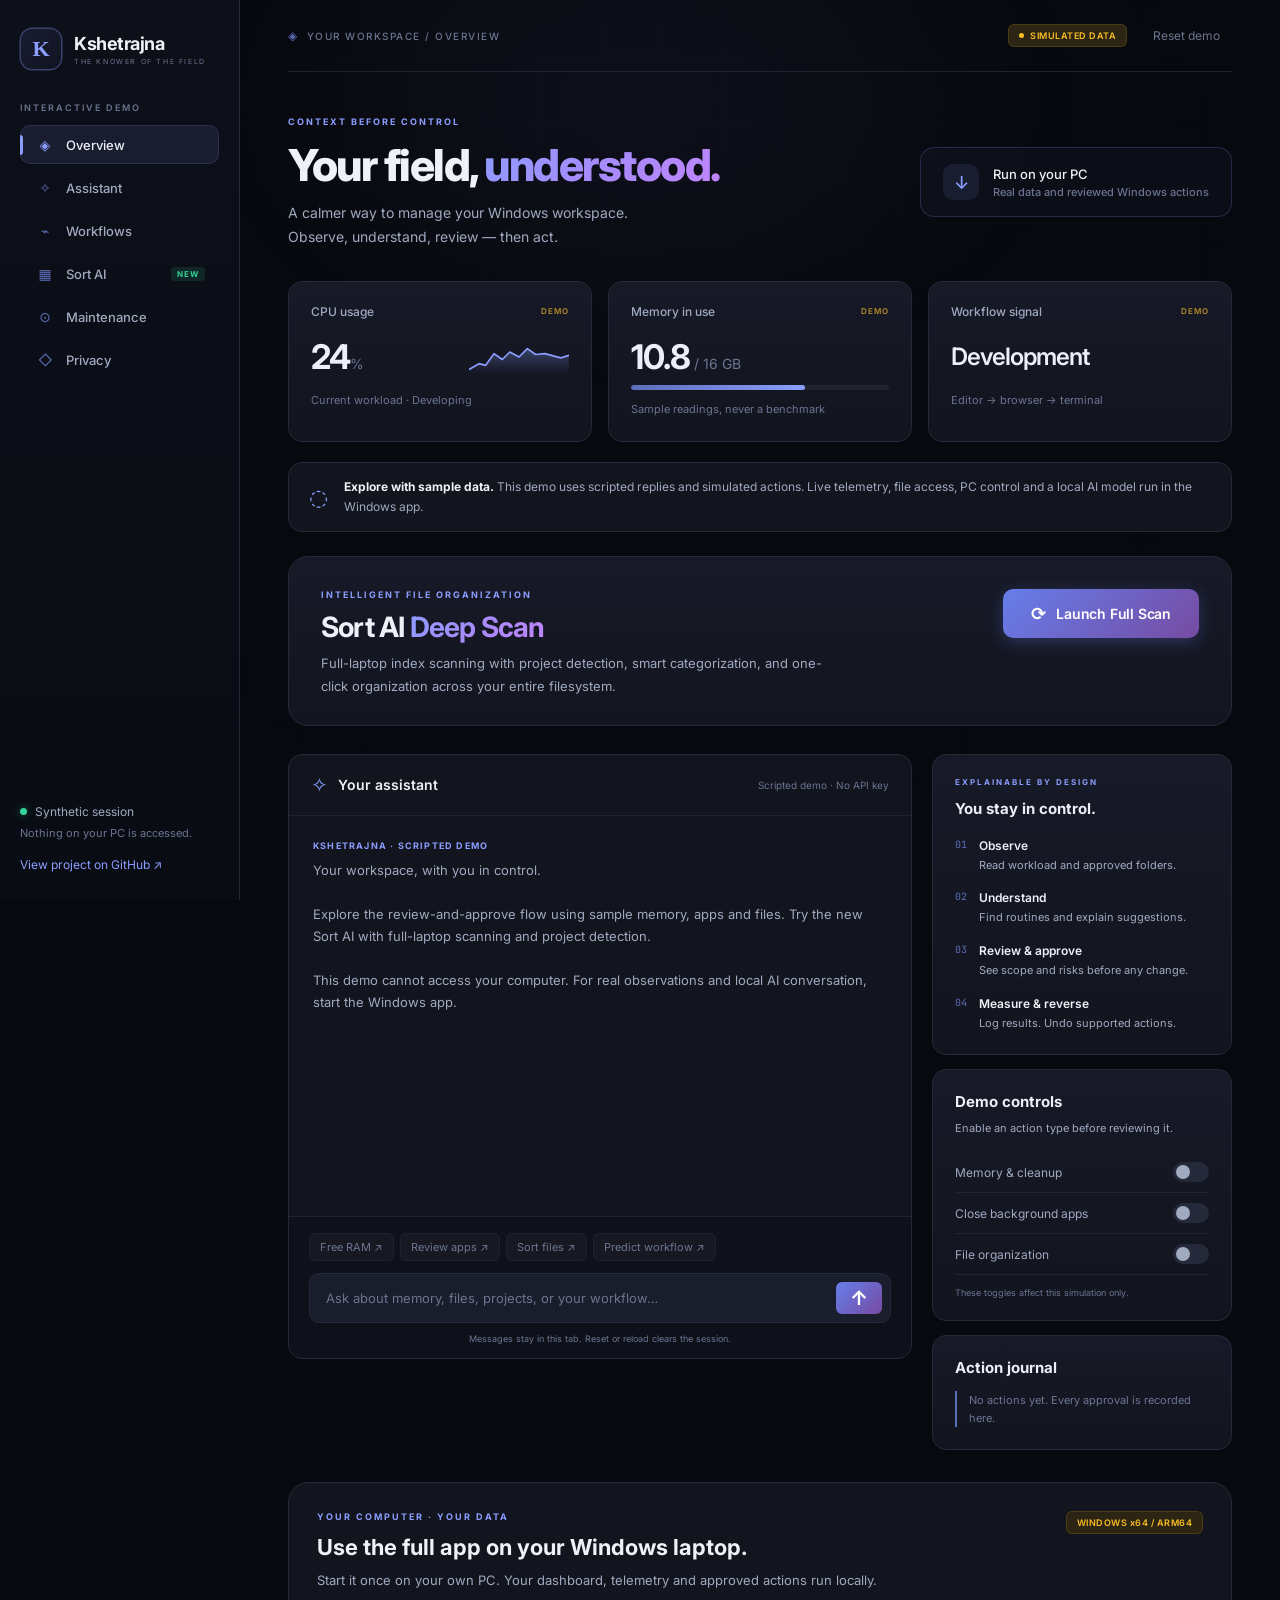
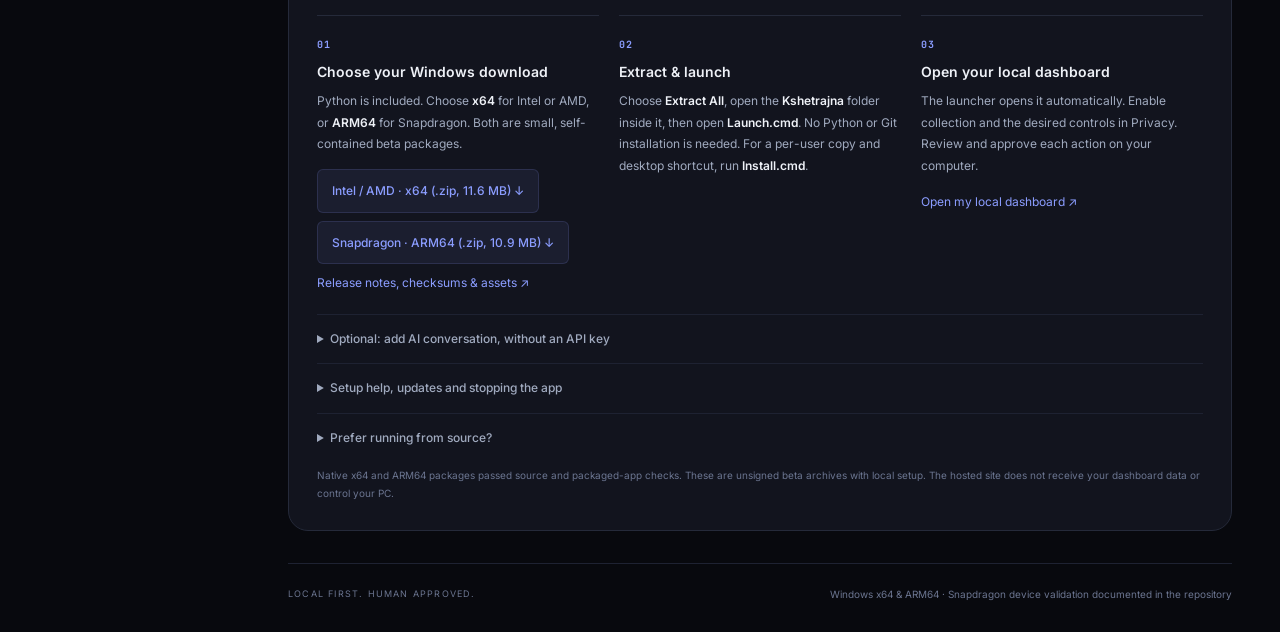
<file: web-demo/index.html>
<!doctype html>
<html lang="en">
<head>
  <meta charset="utf-8">
  <meta name="viewport" content="width=device-width, initial-scale=1">
  <meta name="description" content="Kshetrajna — A privacy-first Windows assistant that understands your workspace. Smart file organization, project detection, and workflow intelligence.">
  <meta name="theme-color" content="#0a0d14">
  <meta property="og:title" content="Kshetrajna — Your field, understood">
  <meta property="og:description" content="A privacy-first Windows assistant with intelligent full-laptop file sorting, automatic project clustering, and workspace intelligence. 100% on-device.">
  <meta property="og:type" content="website">
  <meta property="og:site_name" content="Kshetrajna OS">
  <meta name="twitter:card" content="summary">
  <meta name="twitter:title" content="Kshetrajna — Your field, understood">
  <meta name="twitter:description" content="A privacy-first Windows assistant with intelligent full-laptop file sorting, automatic project clustering, and workspace intelligence. 100% on-device.">
  <title>Kshetrajna — Your field, understood</title>
  <link rel="icon" type="image/svg+xml" href="favicon.svg">
  <link rel="preconnect" href="https://fonts.googleapis.com">
  <link rel="preconnect" href="https://fonts.gstatic.com" crossorigin>
  <link href="https://fonts.googleapis.com/css2?family=Inter:wght@300;400;500;600;700;800&family=JetBrains+Mono:wght@400;500&display=swap" rel="stylesheet">
  <link rel="stylesheet" href="styles.css">
  <script src="demo.js" defer></script>
</head>
<body>
  <!-- Ambient background effects -->
  <div class="ambient-glow"></div>
  <div class="grid-overlay"></div>

  <aside class="sidebar" id="sidebar">
    <a class="brand" href="#">
      <div class="brand-mark">
        <span>K</span>
        <div class="brand-pulse"></div>
      </div>
      <div class="brand-text">
        <span class="brand-name">Kshetrajna</span>
        <small>THE KNOWER OF THE FIELD</small>
      </div>
    </a>
    <div class="edition">INTERACTIVE DEMO</div>
    <nav aria-label="Explore the demo">
      <button class="nav-item active" data-section="overview" data-prompt="Show my PC overview">
        <span class="nav-icon">◈</span>
        <span class="nav-label">Overview</span>
      </button>
      <button class="nav-item" data-section="assistant" data-prompt="Help me free RAM">
        <span class="nav-icon">✧</span>
        <span class="nav-label">Assistant</span>
      </button>
      <button class="nav-item" data-section="workflows" data-prompt="Predict my next workflow">
        <span class="nav-icon">⌁</span>
        <span class="nav-label">Workflows</span>
      </button>
      <button class="nav-item" data-section="sort-ai" data-prompt="Launch Sort AI scan">
        <span class="nav-icon">▦</span>
        <span class="nav-label">Sort AI</span>
        <span class="nav-badge">NEW</span>
      </button>
      <button class="nav-item" data-section="maintenance" data-prompt="Review temporary files">
        <span class="nav-icon">⊙</span>
        <span class="nav-label">Maintenance</span>
      </button>
      <button class="nav-item" data-section="privacy" data-prompt="Explain privacy controls">
        <span class="nav-icon">◇</span>
        <span class="nav-label">Privacy</span>
      </button>
    </nav>
    <div class="sidebar-bottom">
      <div class="session-info">
        <span class="status-dot"></span>
        <span>Synthetic session</span>
      </div>
      <small>Nothing on your PC is accessed.</small>
      <a href="https://github.com/Team-SankatMochan/KSHETRAJNA-OS" target="_blank" rel="noopener noreferrer">
        View project on GitHub ↗
      </a>
    </div>
  </aside>

  <button class="mobile-menu-toggle" id="mobile-toggle" aria-label="Toggle menu">
    <span></span><span></span><span></span>
  </button>

  <main>
    <header>
      <div class="breadcrumb">
        <span class="breadcrumb-icon">◈</span>
        <span id="header-breadcrumb">YOUR WORKSPACE / OVERVIEW</span>
      </div>
      <div class="header-actions">
        <span class="demo-badge"><span class="badge-dot"></span>SIMULATED DATA</span>
        <button id="reset" class="quiet">Reset demo</button>
      </div>
    </header>

    <!-- ========== HERO / INTRO ========== -->
    <section class="intro">
      <div class="intro-content">
        <div class="eyebrow">CONTEXT BEFORE CONTROL</div>
        <h1>Your field, <span class="gradient-text">understood.</span></h1>
        <p>A calmer way to manage your Windows workspace.<br>Observe, understand, review — then act.</p>
      </div>
      <a class="local-link" href="#local-setup">
        <span class="link-icon">↓</span>
        <div>
          <span>Run on your PC</span>
          <small>Real data and reviewed Windows actions</small>
        </div>
      </a>
    </section>

    <!-- ========== METRICS ========== -->
    <section class="metrics" aria-label="Synthetic system metrics">
      <article class="metric metric-cpu">
        <div class="metric-header">
          <span class="metric-label">CPU usage</span>
          <span class="metric-tag">DEMO</span>
        </div>
        <div class="metric-body">
          <strong class="metric-value">24<span class="metric-unit">%</span></strong>
          <svg class="spark-line" viewBox="0 0 120 40" aria-hidden="true">
            <defs>
              <linearGradient id="spark-grad" x1="0" y1="0" x2="0" y2="1">
                <stop offset="0%" stop-color="rgba(139,166,255,0.3)"/>
                <stop offset="100%" stop-color="rgba(139,166,255,0)"/>
              </linearGradient>
            </defs>
            <path class="spark-fill" d="M0 35 L12 28 L20 30 L30 16 L40 23 L49 14 L60 20 L70 10 L80 17 L91 16 L110 21 L120 18 L120 40 L0 40 Z" fill="url(#spark-grad)"/>
            <path class="spark-stroke" d="M0 35 L12 28 L20 30 L30 16 L40 23 L49 14 L60 20 L70 10 L80 17 L91 16 L110 21 L120 18"/>
          </svg>
        </div>
        <p class="metric-sub">Current workload · Developing</p>
      </article>
      <article class="metric metric-mem">
        <div class="metric-header">
          <span class="metric-label">Memory in use</span>
          <span class="metric-tag">DEMO</span>
        </div>
        <div class="metric-body">
          <strong class="metric-value" id="memory">10.8<span class="metric-unit"> / 16 GB</span></strong>
        </div>
        <div class="memory-bar-wrap">
          <div class="memory-bar" id="memory-bar" style="--fill:67.5%"></div>
        </div>
        <p class="metric-sub">Sample readings, never a benchmark</p>
      </article>
      <article class="metric metric-workflow">
        <div class="metric-header">
          <span class="metric-label">Workflow signal</span>
          <span class="metric-tag">DEMO</span>
        </div>
        <div class="metric-body">
          <strong class="metric-value metric-word">Development</strong>
        </div>
        <p class="metric-sub">Editor → browser → terminal</p>
      </article>
    </section>

    <!-- ========== NOTICE ========== -->
    <div class="notice">
      <span class="notice-icon">◌</span>
      <p><strong>Explore with sample data.</strong> This demo uses scripted replies and simulated actions. Live telemetry, file access, PC control and a local AI model run in the Windows app.</p>
    </div>

    <!-- ========== SORT AI PANEL ========== -->
    <section class="sort-ai-hero" id="sort-ai-section">
      <div class="sort-ai-header">
        <div>
          <div class="eyebrow">INTELLIGENT FILE ORGANIZATION</div>
          <h2>Sort AI <span class="gradient-text">Deep Scan</span></h2>
          <p>Full-laptop index scanning with project detection, smart categorization, and one-click organization across your entire filesystem.</p>
        </div>
        <button class="scan-trigger" id="start-scan">
          <span class="scan-icon">⟳</span>
          Launch Full Scan
        </button>
      </div>

      <!-- Scan Permission Modal -->
      <div class="scan-permission" id="scan-permission" style="display:none;">
        <div class="permission-card">
          <div class="permission-icon">🔍</div>
          <h3>Full Laptop Scan Request</h3>
          <p>Kshetrajna wants to scan your entire filesystem to index, categorize, and organize files. This includes:</p>
          <ul class="permission-scope">
            <li><span>📁</span> Desktop, Downloads, Documents, Pictures, Videos</li>
            <li><span>💼</span> OneDrive, project directories, and workspaces</li>
            <li><span>🗂️</span> External drives and custom folders</li>
            <li><span>🔒</span> System folders are excluded automatically</li>
          </ul>
          <p class="permission-note">Files are never uploaded. All indexing happens locally. You review every move before it happens.</p>
          <div class="permission-actions">
            <button class="quiet" id="deny-scan">Not now</button>
            <button class="primary" id="approve-scan">Approve & Scan</button>
          </div>
        </div>
      </div>

      <!-- Scan Progress -->
      <div class="scan-progress" id="scan-progress" style="display:none;">
        <div class="progress-header">
          <div class="progress-status">
            <span class="scanning-dot"></span>
            <span id="scan-status-text">Indexing filesystem...</span>
          </div>
          <span class="progress-percent" id="scan-percent">0%</span>
        </div>
        <div class="progress-track">
          <div class="progress-fill" id="scan-fill"></div>
        </div>
        <div class="scan-live-stats">
          <div class="live-stat">
            <span class="live-stat-value" id="live-indexed">0</span>
            <span class="live-stat-label">Indexes scanned</span>
          </div>
          <div class="live-stat">
            <span class="live-stat-value" id="live-categorized">0</span>
            <span class="live-stat-label">Files categorized</span>
          </div>
          <div class="live-stat">
            <span class="live-stat-value" id="live-projects">0</span>
            <span class="live-stat-label">Projects detected</span>
          </div>
          <div class="live-stat">
            <span class="live-stat-value" id="live-unchanged">0</span>
            <span class="live-stat-label">Already organized</span>
          </div>
        </div>
        <div class="scan-current-path" id="scan-current-path">
          Preparing scan engine...
        </div>
      </div>

      <!-- Scan Results -->
      <div class="scan-results" id="scan-results" style="display:none;">
        <!-- Summary Cards -->
        <div class="result-summary">
          <div class="summary-card summary-total">
            <div class="summary-icon">📊</div>
            <div class="summary-value">38,247</div>
            <div class="summary-label">Total Indexes Scanned</div>
            <div class="summary-sub">Across all approved directories</div>
          </div>
          <div class="summary-card summary-sorted">
            <div class="summary-icon">✅</div>
            <div class="summary-value">385</div>
            <div class="summary-label">Files Auto-Sorted</div>
            <div class="summary-sub">Ready for review & approval</div>
          </div>
          <div class="summary-card summary-unchanged">
            <div class="summary-icon">📌</div>
            <div class="summary-value">37,862</div>
            <div class="summary-label">Remained Unchanged</div>
            <div class="summary-sub">Already in correct locations</div>
          </div>
          <div class="summary-card summary-projects">
            <div class="summary-icon">🎯</div>
            <div class="summary-value">7</div>
            <div class="summary-label">Projects Detected</div>
            <div class="summary-sub">Auto-grouped by project name</div>
          </div>
        </div>

        <!-- Sort Breakdown -->
        <div class="sort-breakdown">
          <div class="breakdown-header">
            <h3>Sort Breakdown</h3>
            <div class="breakdown-tabs">
              <button class="breakdown-tab active" data-tab="categories">By Category</button>
              <button class="breakdown-tab" data-tab="projects">By Project</button>
              <button class="breakdown-tab" data-tab="actions">Action Log</button>
            </div>
          </div>

          <!-- Categories Tab -->
          <div class="breakdown-content active" id="tab-categories">
            <div class="category-grid">
              <div class="category-item">
                <div class="category-icon" style="--cat-color:#60a5fa">📄</div>
                <div class="category-info">
                  <span class="category-name">Documents</span>
                  <span class="category-count">87 files</span>
                </div>
                <div class="category-bar"><div class="category-fill" style="--fill:22.6%;--cat-color:#60a5fa"></div></div>
                <span class="category-detail">.pdf .docx .txt .md → Documents/</span>
              </div>
              <div class="category-item">
                <div class="category-icon" style="--cat-color:#f472b6">🖼️</div>
                <div class="category-info">
                  <span class="category-name">Images</span>
                  <span class="category-count">104 files</span>
                </div>
                <div class="category-bar"><div class="category-fill" style="--fill:27%;--cat-color:#f472b6"></div></div>
                <span class="category-detail">.png .jpg .svg .webp → Pictures/</span>
              </div>
              <div class="category-item">
                <div class="category-icon" style="--cat-color:#a78bfa">💻</div>
                <div class="category-info">
                  <span class="category-name">Code & Scripts</span>
                  <span class="category-count">62 files</span>
                </div>
                <div class="category-bar"><div class="category-fill" style="--fill:16.1%;--cat-color:#a78bfa"></div></div>
                <span class="category-detail">.py .js .dart .html → Projects/</span>
              </div>
              <div class="category-item">
                <div class="category-icon" style="--cat-color:#34d399">🎬</div>
                <div class="category-info">
                  <span class="category-name">Media</span>
                  <span class="category-count">43 files</span>
                </div>
                <div class="category-bar"><div class="category-fill" style="--fill:11.2%;--cat-color:#34d399"></div></div>
                <span class="category-detail">.mp4 .mp3 .wav → Media/</span>
              </div>
              <div class="category-item">
                <div class="category-icon" style="--cat-color:#fbbf24">📦</div>
                <div class="category-info">
                  <span class="category-name">Archives</span>
                  <span class="category-count">28 files</span>
                </div>
                <div class="category-bar"><div class="category-fill" style="--fill:7.3%;--cat-color:#fbbf24"></div></div>
                <span class="category-detail">.zip .rar .7z → Archives/</span>
              </div>
              <div class="category-item">
                <div class="category-icon" style="--cat-color:#fb923c">📋</div>
                <div class="category-info">
                  <span class="category-name">Spreadsheets</span>
                  <span class="category-count">34 files</span>
                </div>
                <div class="category-bar"><div class="category-fill" style="--fill:8.8%;--cat-color:#fb923c"></div></div>
                <span class="category-detail">.xlsx .csv .xls → Documents/Sheets/</span>
              </div>
              <div class="category-item">
                <div class="category-icon" style="--cat-color:#e879f9">🎨</div>
                <div class="category-info">
                  <span class="category-name">Design Files</span>
                  <span class="category-count">18 files</span>
                </div>
                <div class="category-bar"><div class="category-fill" style="--fill:4.7%;--cat-color:#e879f9"></div></div>
                <span class="category-detail">.fig .psd .ai .xd → Design/</span>
              </div>
              <div class="category-item">
                <div class="category-icon" style="--cat-color:#94a3b8">📎</div>
                <div class="category-info">
                  <span class="category-name">Miscellaneous</span>
                  <span class="category-count">9 files</span>
                </div>
                <div class="category-bar"><div class="category-fill" style="--fill:2.3%;--cat-color:#94a3b8"></div></div>
                <span class="category-detail">Uncategorized → Review/</span>
              </div>
            </div>
          </div>

          <!-- Projects Tab -->
          <div class="breakdown-content" id="tab-projects">
            <div class="project-grid">
              <div class="project-card">
                <div class="project-header-card">
                  <div class="project-avatar" style="--proj-color:#8b5cf6">A</div>
                  <div>
                    <h4>Aarthika</h4>
                    <span class="project-type">Finance App · Flutter</span>
                  </div>
                  <span class="project-file-count">23 files</span>
                </div>
                <div class="project-files">
                  <div class="file-move">
                    <span class="file-name">aarthika_budget_v2.dart</span>
                    <span class="file-arrow">→</span>
                    <span class="file-dest">Projects/Aarthika/lib/</span>
                  </div>
                  <div class="file-move">
                    <span class="file-name">aarthika_logo_final.png</span>
                    <span class="file-arrow">→</span>
                    <span class="file-dest">Projects/Aarthika/assets/</span>
                  </div>
                  <div class="file-move">
                    <span class="file-name">aarthika_wireframe.fig</span>
                    <span class="file-arrow">→</span>
                    <span class="file-dest">Projects/Aarthika/design/</span>
                  </div>
                  <span class="more-files">+20 more files detected</span>
                </div>
                <div class="project-action-row">
                  <span class="project-status found">✓ Existing folder found</span>
                  <span class="project-path">D:\Projects\Aarthika\</span>
                </div>
              </div>

              <div class="project-card">
                <div class="project-header-card">
                  <div class="project-avatar" style="--proj-color:#06b6d4">N</div>
                  <div>
                    <h4>NaviiGo</h4>
                    <span class="project-type">Travel App · Flutter</span>
                  </div>
                  <span class="project-file-count">31 files</span>
                </div>
                <div class="project-files">
                  <div class="file-move">
                    <span class="file-name">navigo_map_widget.dart</span>
                    <span class="file-arrow">→</span>
                    <span class="file-dest">NaviiGo-App/lib/widgets/</span>
                  </div>
                  <div class="file-move">
                    <span class="file-name">navigo_trip_planner_v3.dart</span>
                    <span class="file-arrow">→</span>
                    <span class="file-dest">NaviiGo-App/lib/features/</span>
                  </div>
                  <div class="file-move">
                    <span class="file-name">navigo_splash.png</span>
                    <span class="file-arrow">→</span>
                    <span class="file-dest">NaviiGo-App/assets/images/</span>
                  </div>
                  <span class="more-files">+28 more files detected</span>
                </div>
                <div class="project-action-row">
                  <span class="project-status found">✓ Existing folder found</span>
                  <span class="project-path">Desktop\NaviiGo-App\</span>
                </div>
              </div>

              <div class="project-card">
                <div class="project-header-card">
                  <div class="project-avatar" style="--proj-color:#f59e0b">K</div>
                  <div>
                    <h4>Kshetrajna-OS</h4>
                    <span class="project-type">Desktop Agent · Python</span>
                  </div>
                  <span class="project-file-count">18 files</span>
                </div>
                <div class="project-files">
                  <div class="file-move">
                    <span class="file-name">kshetrajna_test_results.md</span>
                    <span class="file-arrow">→</span>
                    <span class="file-dest">KshetRajna-OS/reports/</span>
                  </div>
                  <div class="file-move">
                    <span class="file-name">kshetrajna_architecture.pdf</span>
                    <span class="file-arrow">→</span>
                    <span class="file-dest">KshetRajna-OS/docs/</span>
                  </div>
                  <span class="more-files">+16 more files detected</span>
                </div>
                <div class="project-action-row">
                  <span class="project-status found">✓ Existing folder found</span>
                  <span class="project-path">Desktop\KshetRajna-OS\</span>
                </div>
              </div>

              <div class="project-card">
                <div class="project-header-card">
                  <div class="project-avatar" style="--proj-color:#ec4899">S</div>
                  <div>
                    <h4>SankatMochan</h4>
                    <span class="project-type">Team Assets · Mixed</span>
                  </div>
                  <span class="project-file-count">14 files</span>
                </div>
                <div class="project-files">
                  <div class="file-move">
                    <span class="file-name">sankatmochan_pitch_deck.pptx</span>
                    <span class="file-arrow">→</span>
                    <span class="file-dest">Projects/SankatMochan/</span>
                  </div>
                  <div class="file-move">
                    <span class="file-name">team_logo_variants.zip</span>
                    <span class="file-arrow">→</span>
                    <span class="file-dest">Projects/SankatMochan/brand/</span>
                  </div>
                  <span class="more-files">+12 more files detected</span>
                </div>
                <div class="project-action-row">
                  <span class="project-status created">+ New folder created</span>
                  <span class="project-path">Projects\SankatMochan\</span>
                </div>
              </div>

              <div class="project-card">
                <div class="project-header-card">
                  <div class="project-avatar" style="--proj-color:#10b981">C</div>
                  <div>
                    <h4>College-Notes</h4>
                    <span class="project-type">Academic · Documents</span>
                  </div>
                  <span class="project-file-count">42 files</span>
                </div>
                <div class="project-files">
                  <div class="file-move">
                    <span class="file-name">DSA_Week4_Notes.pdf</span>
                    <span class="file-arrow">→</span>
                    <span class="file-dest">College-Notes/DSA/</span>
                  </div>
                  <div class="file-move">
                    <span class="file-name">OS_Assignment_3.docx</span>
                    <span class="file-arrow">→</span>
                    <span class="file-dest">College-Notes/OS/</span>
                  </div>
                  <span class="more-files">+40 more files detected</span>
                </div>
                <div class="project-action-row">
                  <span class="project-status found">✓ Existing folder found</span>
                  <span class="project-path">Documents\College-Notes\</span>
                </div>
              </div>

              <div class="project-card">
                <div class="project-header-card">
                  <div class="project-avatar" style="--proj-color:#6366f1">H</div>
                  <div>
                    <h4>Hackathon-2026</h4>
                    <span class="project-type">Competition · Mixed</span>
                  </div>
                  <span class="project-file-count">11 files</span>
                </div>
                <div class="project-files">
                  <div class="file-move">
                    <span class="file-name">hackathon_submission_final.pdf</span>
                    <span class="file-arrow">→</span>
                    <span class="file-dest">Projects/Hackathon-2026/</span>
                  </div>
                  <span class="more-files">+10 more files detected</span>
                </div>
                <div class="project-action-row">
                  <span class="project-status created">+ New folder created</span>
                  <span class="project-path">Projects\Hackathon-2026\</span>
                </div>
              </div>

              <div class="project-card">
                <div class="project-header-card">
                  <div class="project-avatar" style="--proj-color:#f43f5e">P</div>
                  <div>
                    <h4>Photography</h4>
                    <span class="project-type">Personal · Images</span>
                  </div>
                  <span class="project-file-count">58 files</span>
                </div>
                <div class="project-files">
                  <div class="file-move">
                    <span class="file-name">IMG_20261003_sunset.jpg</span>
                    <span class="file-arrow">→</span>
                    <span class="file-dest">Pictures/Photography/2026/</span>
                  </div>
                  <span class="more-files">+57 more files detected</span>
                </div>
                <div class="project-action-row">
                  <span class="project-status found">✓ Existing folder found</span>
                  <span class="project-path">Pictures\Photography\</span>
                </div>
              </div>
            </div>
          </div>

          <!-- Action Log Tab -->
          <div class="breakdown-content" id="tab-actions">
            <div class="action-log">
              <div class="log-entry">
                <span class="log-time">00:00</span>
                <span class="log-icon scan-log">⟳</span>
                <div>
                  <span class="log-text">Full scan initiated — indexing C:\Users\parra\</span>
                  <span class="log-meta">Scope: Desktop, Downloads, Documents, Pictures, Videos, OneDrive, D:\Projects</span>
                </div>
              </div>
              <div class="log-entry">
                <span class="log-time">00:04</span>
                <span class="log-icon index-log">📇</span>
                <div>
                  <span class="log-text">38,247 file indexes built across 2,814 directories</span>
                  <span class="log-meta">Fingerprinting complete · 127.3 GB total scanned</span>
                </div>
              </div>
              <div class="log-entry">
                <span class="log-time">00:06</span>
                <span class="log-icon detect-log">🎯</span>
                <div>
                  <span class="log-text">7 project clusters detected by name analysis</span>
                  <span class="log-meta">Aarthika (23), NaviiGo (31), Kshetrajna-OS (18), SankatMochan (14), College-Notes (42), Hackathon-2026 (11), Photography (58)</span>
                </div>
              </div>
              <div class="log-entry">
                <span class="log-time">00:07</span>
                <span class="log-icon sort-log">📁</span>
                <div>
                  <span class="log-text">385 files matched to categories and destinations</span>
                  <span class="log-meta">87 docs · 104 images · 62 code · 43 media · 28 archives · 34 sheets · 18 design · 9 misc</span>
                </div>
              </div>
              <div class="log-entry">
                <span class="log-time">00:07</span>
                <span class="log-icon check-log">✓</span>
                <div>
                  <span class="log-text">37,862 files verified in correct locations — no action needed</span>
                  <span class="log-meta">98.99% of indexed files are already well-organized</span>
                </div>
              </div>
              <div class="log-entry">
                <span class="log-time">00:08</span>
                <span class="log-icon folder-log">📂</span>
                <div>
                  <span class="log-text">5 existing project folders located on the filesystem</span>
                  <span class="log-meta">Matched: Aarthika, NaviiGo-App, KshetRajna-OS, College-Notes, Photography</span>
                </div>
              </div>
              <div class="log-entry">
                <span class="log-time">00:08</span>
                <span class="log-icon create-log">+</span>
                <div>
                  <span class="log-text">2 new project folders proposed for creation</span>
                  <span class="log-meta">SankatMochan → Projects\SankatMochan\ · Hackathon-2026 → Projects\Hackathon-2026\</span>
                </div>
              </div>
              <div class="log-entry highlight-entry">
                <span class="log-time">00:08</span>
                <span class="log-icon ready-log">🟢</span>
                <div>
                  <span class="log-text">Sort plan ready — awaiting your review and approval</span>
                  <span class="log-meta">No files moved until you approve. Each batch can be individually reviewed.</span>
                </div>
              </div>
            </div>
          </div>
        </div>

        <!-- Approval Section -->
        <div class="sort-approval">
          <div class="approval-header">
            <h3>Review & Approve</h3>
            <p>Each batch requires explicit approval. Nothing moves until you say so.</p>
          </div>
          <div class="approval-cards">
            <div class="approval-item" data-batch="projects">
              <div class="approval-left">
                <span class="approval-icon">🎯</span>
                <div>
                  <strong>Project Files (197 files)</strong>
                  <span>Move detected project files to their respective folders</span>
                </div>
              </div>
              <button class="approve-btn" data-action="approve-projects">Review & Approve</button>
            </div>
            <div class="approval-item" data-batch="categories">
              <div class="approval-left">
                <span class="approval-icon">📂</span>
                <div>
                  <strong>Category Sort (188 files)</strong>
                  <span>Organize remaining files by type into standard folders</span>
                </div>
              </div>
              <button class="approve-btn" data-action="approve-categories">Review & Approve</button>
            </div>
            <div class="approval-item" data-batch="new-folders">
              <div class="approval-left">
                <span class="approval-icon">📁</span>
                <div>
                  <strong>Create 2 New Folders</strong>
                  <span>SankatMochan and Hackathon-2026 in Projects\</span>
                </div>
              </div>
              <button class="approve-btn" data-action="approve-folders">Review & Approve</button>
            </div>
          </div>
        </div>
      </div>
    </section>

    <!-- ========== WORKSPACE: CHAT + SIDEBAR ========== -->
    <section class="workspace">
      <div class="chat-panel">
        <div class="panel-heading">
          <div class="panel-heading-left">
            <span class="assistant-symbol">✧</span>
            <h2>Your assistant</h2>
          </div>
          <span class="muted">Scripted demo · No API key</span>
        </div>
        <div id="messages" class="messages" role="log" aria-label="Demo conversation" aria-live="polite"></div>
        <div class="composer-wrap">
          <div class="shortcuts">
            <button data-prompt="Help me free RAM">Free RAM ↗</button>
            <button data-prompt="Review idle apps">Review apps ↗</button>
            <button data-prompt="Launch Sort AI scan">Sort files ↗</button>
            <button data-prompt="Predict my next workflow">Predict workflow ↗</button>
          </div>
          <form id="chat-form">
            <label class="sr-only" for="prompt">Ask the demo assistant</label>
            <input id="prompt" placeholder="Ask about memory, files, projects, or your workflow…" maxlength="2000" autocomplete="off">
            <button type="submit" aria-label="Send message">↑</button>
          </form>
          <small>Messages stay in this tab. Reset or reload clears the session.</small>
        </div>
      </div>
      <aside class="insights">
        <article class="side-card principles-card">
          <div class="eyebrow">EXPLAINABLE BY DESIGN</div>
          <h2>You stay in control.</h2>
          <ol>
            <li>
              <span class="step-num">01</span>
              <div><strong>Observe</strong><p>Read workload and approved folders.</p></div>
            </li>
            <li>
              <span class="step-num">02</span>
              <div><strong>Understand</strong><p>Find routines and explain suggestions.</p></div>
            </li>
            <li>
              <span class="step-num">03</span>
              <div><strong>Review & approve</strong><p>See scope and risks before any change.</p></div>
            </li>
            <li>
              <span class="step-num">04</span>
              <div><strong>Measure & reverse</strong><p>Log results. Undo supported actions.</p></div>
            </li>
          </ol>
        </article>
        <article class="side-card controls-card">
          <h2>Demo controls</h2>
          <p>Enable an action type before reviewing it.</p>
          <label><span>Memory & cleanup</span><input id="allow-maintenance" type="checkbox"></label>
          <label><span>Close background apps</span><input id="allow-close" type="checkbox"></label>
          <label><span>File organization</span><input id="allow-sort" type="checkbox"></label>
          <small>These toggles affect this simulation only.</small>
        </article>
        <article class="side-card journal-card">
          <h2>Action journal</h2>
          <ul id="journal"><li>No actions yet. Every approval is recorded here.</li></ul>
        </article>
      </aside>
    </section>

    <!-- ========== LOCAL SETUP ========== -->
    <section id="local-setup" class="local-setup" aria-labelledby="setup-title">
      <div class="setup-heading">
        <div>
          <div class="eyebrow">YOUR COMPUTER · YOUR DATA</div>
          <h2 id="setup-title">Use the full app on your Windows laptop.</h2>
          <p>Start it once on your own PC. Your dashboard, telemetry and approved actions run locally.</p>
        </div>
        <span class="demo-badge">WINDOWS x64 / ARM64</span>
      </div>
      <div class="setup-steps">
        <article>
          <span class="step-number">01</span>
          <h3>Choose your Windows download</h3>
          <p>Python is included. Choose <strong>x64</strong> for Intel or AMD, or <strong>ARM64</strong> for Snapdragon. Both are small, self-contained beta packages.</p>
          <a class="download-app" href="https://github.com/Team-SankatMochan/KSHETRAJNA-OS/releases/download/v0.4.3/Kshetrajna-Windows-x64.zip" target="_blank" rel="noopener noreferrer" download="Kshetrajna-Windows-x64.zip">Intel / AMD · x64 (.zip, 11.6 MB) ↓</a>
          <a class="download-app" href="https://github.com/Team-SankatMochan/KSHETRAJNA-OS/releases/download/v0.4.3/Kshetrajna-Windows-arm64.zip" target="_blank" rel="noopener noreferrer" download="Kshetrajna-Windows-arm64.zip">Snapdragon · ARM64 (.zip, 10.9 MB) ↓</a>
          <a href="https://github.com/Team-SankatMochan/KSHETRAJNA-OS/releases/tag/v0.4.3" target="_blank" rel="noopener noreferrer">Release notes, checksums & assets ↗</a>
        </article>
        <article>
          <span class="step-number">02</span>
          <h3>Extract & launch</h3>
          <p>Choose <strong>Extract All</strong>, open the <strong>Kshetrajna</strong> folder inside it, then open <strong>Launch.cmd</strong>. No Python or Git installation is needed. For a per-user copy and desktop shortcut, run <strong>Install.cmd</strong>.</p>
        </article>
        <article>
          <span class="step-number">03</span>
          <h3>Open your local dashboard</h3>
          <p>The launcher opens it automatically. Enable collection and the desired controls in Privacy. Review and approve each action on your computer.</p>
          <a href="http://127.0.0.1:8765/#chat" target="_blank" rel="noopener noreferrer">Open my local dashboard ↗</a>
        </article>
      </div>
      <details>
        <summary>Optional: add AI conversation, without an API key</summary>
        <p>Install <a href="https://ollama.com/download/windows" target="_blank" rel="noopener noreferrer">Ollama for Windows</a> and download a local model suitable for your device. Start Kshetrajna, select the installed model in Chat, and enable local AI. Live PC tools work without a model.</p>
      </details>
      <details>
        <summary>Setup help, updates and stopping the app</summary>
        <p>If the local page cannot be reached, start <strong>Launch.cmd</strong> first. Open <strong>Console.cmd</strong> for startup errors. If port 8765 is busy, use <strong>Console.cmd --port 8767</strong>. To stop, choose <strong>Quit Kshetrajna</strong> in Privacy.</p>
      </details>
      <details>
        <summary>Prefer running from source?</summary>
        <p><a href="https://github.com/Team-SankatMochan/KSHETRAJNA-OS/archive/refs/heads/main.zip">Download the source</a>, install <a href="https://www.python.org/downloads/release/python-31316/" target="_blank" rel="noopener noreferrer">Python 3.13</a>, extract, and open <strong>start_here.cmd</strong>.</p>
      </details>
      <p class="setup-boundary">Native x64 and ARM64 packages passed source and packaged-app checks. These are unsigned beta archives with local setup. The hosted site does not receive your dashboard data or control your PC.</p>
    </section>

    <footer>
      <span>LOCAL FIRST. HUMAN APPROVED.</span>
      <span>Windows x64 & ARM64 · Snapdragon device validation documented in the repository</span>
    </footer>
  </main>

  <!-- Review Dialog -->
  <dialog id="review-dialog" aria-labelledby="review-title">
    <div class="dialog-inner">
      <div class="eyebrow">REVIEW BEFORE APPROVAL · DEMO</div>
      <h2 id="review-title"></h2>
      <p id="review-detail"></p>
      <p id="review-risk" class="risk"></p>
      <div class="dialog-actions">
        <button id="cancel-review" class="quiet">Cancel</button>
        <button id="approve-review" class="primary">Approve simulation</button>
      </div>
    </div>
  </dialog>
</body>
</html>
</file>
<file: web-demo/styles.css>
/* ===================================================================
   KSHETRAJNA — Premium Dark Theme
   A rich, modern design system with depth, motion, and delight
   =================================================================== */

/* ── Foundations ── */
@import url('https://fonts.googleapis.com/css2?family=Inter:wght@300;400;500;600;700;800&family=JetBrains+Mono:wght@400;500&display=swap');

:root {
  color-scheme: dark;
  
  /* Core palette */
  --bg:       #08090e;
  --bg-raised:#0f1118;
  --panel:    #12141e;
  --panel-hover:#181b28;
  --surface:  #1a1d2b;
  --line:     #252a3a;
  --line-soft:#1e2232;
  
  /* Text */
  --text:     #eef1f7;
  --text-secondary: #a0aabf;
  --muted:    #6b7590;
  
  /* Accent system */
  --accent:   #8b9dff;
  --accent-bright: #a5b4ff;
  --accent-dim: #5b6db8;
  --accent-glow: rgba(139, 157, 255, 0.15);
  
  /* Semantic colors */
  --green:    #34d399;
  --green-dim:#1a3d30;
  --amber:    #fbbf24;
  --amber-dim:#2c2514;
  --rose:     #fb7185;
  --rose-dim: #2d1820;
  --cyan:     #22d3ee;
  --violet:   #a78bfa;
  
  /* Gradients */
  --gradient-accent: linear-gradient(135deg, #667eea 0%, #764ba2 100%);
  --gradient-surface: linear-gradient(180deg, rgba(139,157,255,0.04) 0%, transparent 100%);
  --gradient-glow: radial-gradient(ellipse at 50% 0%, rgba(139,157,255,0.08) 0%, transparent 60%);
  
  /* Spacing */
  --radius-sm: 6px;
  --radius-md: 10px;
  --radius-lg: 14px;
  --radius-xl: 20px;
  
  /* Typography */
  font-family: 'Inter', -apple-system, BlinkMacSystemFont, 'Segoe UI', system-ui, sans-serif;
  font-size: 14px;
  -webkit-font-smoothing: antialiased;
  -moz-osx-font-smoothing: grayscale;
}

/* ── Reset ── */
*, *::before, *::after { box-sizing: border-box; margin: 0; }
body { background: var(--bg); color: var(--text); overflow-x: hidden; }
button, input { font: inherit; }
button, a, input { outline-offset: 4px; }
button { cursor: pointer; border: none; background: none; }
button:disabled { cursor: default; opacity: 0.5; }
a { color: var(--accent); text-decoration: none; transition: color 0.2s; }
a:hover { color: var(--accent-bright); }
p { color: var(--text-secondary); line-height: 1.7; }
h1, h2, h3, h4, h5, h6 { margin: 0; }

/* ── Ambient Effects ── */
.ambient-glow {
  position: fixed;
  top: -200px;
  left: 50%;
  transform: translateX(-50%);
  width: 900px;
  height: 600px;
  background: radial-gradient(ellipse, rgba(99, 102, 241, 0.06) 0%, rgba(139, 157, 255, 0.03) 30%, transparent 70%);
  pointer-events: none;
  z-index: 0;
}

.grid-overlay {
  position: fixed;
  inset: 0;
  background-image: 
    linear-gradient(rgba(139,157,255,0.02) 1px, transparent 1px),
    linear-gradient(90deg, rgba(139,157,255,0.02) 1px, transparent 1px);
  background-size: 60px 60px;
  pointer-events: none;
  z-index: 0;
  mask-image: radial-gradient(ellipse at 50% 30%, black 20%, transparent 70%);
  -webkit-mask-image: radial-gradient(ellipse at 50% 30%, black 20%, transparent 70%);
}

/* ── Sidebar ── */
.sidebar {
  position: fixed;
  inset: 0 auto 0 0;
  width: 240px;
  border-right: 1px solid var(--line);
  padding: 28px 20px;
  background: linear-gradient(180deg, #0d0f19 0%, #0a0c14 100%);
  display: flex;
  flex-direction: column;
  z-index: 100;
  backdrop-filter: blur(20px);
}

.brand {
  display: flex;
  gap: 12px;
  align-items: center;
  color: var(--text);
  text-decoration: none;
}

.brand-mark {
  position: relative;
  display: grid;
  place-items: center;
  width: 42px;
  height: 42px;
  border: 1px solid rgba(139,157,255,0.3);
  border-radius: 12px;
  background: linear-gradient(135deg, rgba(139,157,255,0.1) 0%, rgba(99,102,241,0.05) 100%);
  color: var(--accent);
  font-family: Georgia, 'Times New Roman', serif;
  font-size: 22px;
  font-weight: 700;
  transition: all 0.3s ease;
}

.brand-mark .brand-pulse {
  position: absolute;
  inset: -2px;
  border-radius: 14px;
  border: 1px solid rgba(139,157,255,0.2);
  animation: brand-pulse 3s ease-in-out infinite;
}

@keyframes brand-pulse {
  0%, 100% { opacity: 0; transform: scale(1); }
  50% { opacity: 1; transform: scale(1.06); }
}

.brand:hover .brand-mark {
  border-color: var(--accent);
  box-shadow: 0 0 20px rgba(139,157,255,0.2);
}

.brand-text {
  display: flex;
  flex-direction: column;
}

.brand-name {
  font-size: 18px;
  font-weight: 700;
  letter-spacing: -0.5px;
}

.brand-text small {
  font-size: 7px;
  letter-spacing: 1.6px;
  color: var(--muted);
  margin-top: 3px;
}

.edition {
  margin: 32px 0 12px;
  color: var(--muted);
  font-size: 9px;
  letter-spacing: 2px;
  font-weight: 600;
}

nav { display: grid; gap: 4px; }

.nav-item {
  display: flex;
  align-items: center;
  gap: 10px;
  text-align: left;
  color: var(--text-secondary);
  padding: 11px 14px;
  border-radius: var(--radius-md);
  transition: all 0.2s ease;
  position: relative;
}

.nav-icon {
  display: inline-flex;
  width: 22px;
  justify-content: center;
  color: var(--accent-dim);
  font-size: 14px;
  transition: color 0.2s;
}

.nav-label { font-size: 13px; font-weight: 500; }

.nav-badge {
  margin-left: auto;
  font-size: 8px;
  font-weight: 700;
  letter-spacing: 1px;
  color: #34d399;
  background: rgba(52,211,153,0.12);
  padding: 2px 6px;
  border-radius: 4px;
  animation: badge-glow 2s ease-in-out infinite;
}

@keyframes badge-glow {
  0%, 100% { opacity: 0.7; }
  50% { opacity: 1; }
}

.nav-item:hover {
  background: rgba(139,157,255,0.06);
  color: var(--text);
}

.nav-item:hover .nav-icon { color: var(--accent); }

.nav-item.active {
  background: rgba(139,157,255,0.1);
  color: var(--text);
  box-shadow: inset 0 0 0 1px rgba(139,157,255,0.15);
}

.nav-item.active .nav-icon { color: var(--accent); }

.nav-item.active::before {
  content: '';
  position: absolute;
  left: 0;
  top: 50%;
  transform: translateY(-50%);
  width: 3px;
  height: 20px;
  background: var(--accent);
  border-radius: 0 3px 3px 0;
}

.sidebar-bottom {
  margin-top: auto;
  padding-top: 30px;
}

.session-info {
  display: flex;
  align-items: center;
  gap: 8px;
  color: var(--text-secondary);
  font-size: 12px;
}

.status-dot {
  width: 7px;
  height: 7px;
  border-radius: 50%;
  background: var(--green);
  box-shadow: 0 0 8px rgba(52,211,153,0.4);
  animation: dot-pulse 2s ease-in-out infinite;
}

@keyframes dot-pulse {
  0%, 100% { box-shadow: 0 0 8px rgba(52,211,153,0.2); }
  50% { box-shadow: 0 0 14px rgba(52,211,153,0.5); }
}

.sidebar-bottom small {
  display: block;
  margin-top: 6px;
  color: var(--muted);
  font-size: 11px;
  line-height: 1.5;
}

.sidebar-bottom > a {
  display: inline-block;
  margin-top: 16px;
  font-size: 12px;
}

/* ── Mobile Toggle ── */
.mobile-menu-toggle {
  display: none;
  position: fixed;
  top: 18px;
  left: 18px;
  z-index: 200;
  width: 36px;
  height: 36px;
  flex-direction: column;
  justify-content: center;
  align-items: center;
  gap: 5px;
  background: var(--panel);
  border: 1px solid var(--line);
  border-radius: var(--radius-sm);
  padding: 8px;
}

.mobile-menu-toggle span {
  display: block;
  width: 18px;
  height: 2px;
  background: var(--text-secondary);
  border-radius: 1px;
  transition: all 0.2s;
}

/* ── Main Content ── */
main {
  margin-left: 240px;
  padding: 0 48px;
  max-width: 1600px;
  position: relative;
  z-index: 1;
}

/* ── Header ── */
header {
  height: 72px;
  display: flex;
  align-items: center;
  justify-content: space-between;
  border-bottom: 1px solid var(--line-soft);
}

.breadcrumb {
  display: flex;
  align-items: center;
  gap: 8px;
  font-size: 10px;
  letter-spacing: 1.5px;
  color: var(--muted);
  font-weight: 500;
}

.breadcrumb-icon {
  color: var(--accent-dim);
  font-size: 12px;
}

.header-actions {
  display: flex;
  gap: 14px;
  align-items: center;
}

.demo-badge {
  display: flex;
  align-items: center;
  gap: 6px;
  color: var(--amber);
  background: var(--amber-dim);
  border: 1px solid rgba(251,191,36,0.15);
  padding: 5px 10px;
  border-radius: var(--radius-sm);
  font-size: 9px;
  font-weight: 600;
  letter-spacing: 0.5px;
}

.badge-dot {
  width: 5px;
  height: 5px;
  border-radius: 50%;
  background: var(--amber);
  animation: dot-pulse-amber 2s ease-in-out infinite;
}

@keyframes dot-pulse-amber {
  0%, 100% { opacity: 0.5; }
  50% { opacity: 1; }
}

.quiet {
  color: var(--muted);
  font-size: 12px;
  padding: 6px 12px;
  border-radius: var(--radius-sm);
  transition: all 0.2s;
}

.quiet:hover { color: var(--text); background: rgba(255,255,255,0.04); }

/* ── Hero / Intro ── */
.intro {
  padding: 44px 0 32px;
  display: flex;
  align-items: center;
  justify-content: space-between;
  gap: 30px;
}

.eyebrow {
  font-size: 9px;
  letter-spacing: 2px;
  color: var(--accent);
  font-weight: 700;
}

h1 {
  font-size: 44px;
  letter-spacing: -1.5px;
  font-weight: 800;
  margin: 14px 0 12px;
  line-height: 1.1;
}

.gradient-text {
  background: linear-gradient(135deg, #8b9dff 0%, #a78bfa 50%, #c084fc 100%);
  -webkit-background-clip: text;
  -webkit-text-fill-color: transparent;
  background-clip: text;
}

.intro p {
  font-size: 14px;
  margin: 0;
}

.local-link {
  display: flex;
  align-items: center;
  gap: 14px;
  border: 1px solid rgba(139,157,255,0.2);
  background: rgba(139,157,255,0.04);
  border-radius: var(--radius-lg);
  padding: 16px 22px;
  font-size: 13px;
  font-weight: 500;
  color: var(--text);
  transition: all 0.3s ease;
  white-space: nowrap;
}

.local-link:hover {
  border-color: rgba(139,157,255,0.4);
  background: rgba(139,157,255,0.08);
  transform: translateY(-2px);
  box-shadow: 0 8px 24px rgba(0,0,0,0.3);
  color: var(--text);
}

.link-icon {
  display: grid;
  place-items: center;
  width: 36px;
  height: 36px;
  border-radius: 10px;
  background: rgba(139,157,255,0.1);
  color: var(--accent);
  font-size: 18px;
}

.local-link small {
  display: block;
  margin-top: 3px;
  color: var(--muted);
  font-size: 11px;
}

/* ── Metrics ── */
.metrics {
  display: grid;
  grid-template-columns: repeat(3, 1fr);
  gap: 16px;
  margin-bottom: 20px;
}

.metric {
  background: var(--panel);
  border: 1px solid var(--line);
  border-radius: var(--radius-lg);
  padding: 22px;
  position: relative;
  overflow: hidden;
  transition: all 0.3s ease;
}

.metric::before {
  content: '';
  position: absolute;
  inset: 0;
  background: var(--gradient-surface);
  pointer-events: none;
}

.metric:hover {
  border-color: rgba(139,157,255,0.2);
  transform: translateY(-2px);
  box-shadow: 0 8px 24px rgba(0,0,0,0.2);
}

.metric-header {
  display: flex;
  justify-content: space-between;
  align-items: center;
  margin-bottom: 14px;
}

.metric-label {
  color: var(--text-secondary);
  font-size: 12px;
  font-weight: 500;
}

.metric-tag {
  font-size: 8px;
  letter-spacing: 1px;
  color: rgba(251,191,36,0.7);
  font-weight: 600;
}

.metric-body {
  display: flex;
  align-items: center;
  justify-content: space-between;
  min-height: 48px;
}

.metric-value {
  font-size: 34px;
  font-weight: 700;
  letter-spacing: -1px;
  color: var(--text);
}

.metric-unit {
  font-size: 14px;
  color: var(--muted);
  font-weight: 400;
  letter-spacing: 0;
}

.metric-word {
  font-size: 24px;
  font-weight: 600;
}

.spark-line {
  width: 100px;
  height: 36px;
}

.spark-stroke {
  stroke: var(--accent);
  stroke-width: 2;
  fill: none;
  stroke-linecap: round;
  stroke-linejoin: round;
}

.metric-sub {
  font-size: 11px;
  color: var(--muted);
  margin-top: 10px;
}

/* Memory bar */
.memory-bar-wrap {
  width: 100%;
  height: 5px;
  background: rgba(255,255,255,0.06);
  border-radius: 5px;
  margin-top: 4px;
  overflow: hidden;
}

.memory-bar {
  height: 100%;
  width: var(--fill);
  background: linear-gradient(90deg, var(--accent-dim) 0%, var(--accent) 100%);
  border-radius: 5px;
  transition: width 0.6s ease;
}

/* ── Notice ── */
.notice {
  border: 1px solid var(--line);
  border-radius: var(--radius-lg);
  display: flex;
  align-items: center;
  gap: 16px;
  padding: 14px 20px;
  background: var(--panel);
  margin-bottom: 24px;
}

.notice-icon {
  font-size: 22px;
  color: var(--accent);
}

.notice p {
  font-size: 12px;
  margin: 0;
}

.notice strong {
  color: var(--text);
}

/* ===================================================================
   SORT AI — The Star Feature
   =================================================================== */

.sort-ai-hero {
  margin-bottom: 28px;
  border-radius: var(--radius-xl);
  overflow: hidden;
  border: 1px solid var(--line);
  background: var(--panel);
  position: relative;
}

.sort-ai-hero::before {
  content: '';
  position: absolute;
  top: 0;
  left: 0;
  right: 0;
  height: 200px;
  background: linear-gradient(180deg, rgba(139,157,255,0.04) 0%, transparent 100%);
  pointer-events: none;
}

.sort-ai-header {
  display: flex;
  align-items: flex-start;
  justify-content: space-between;
  padding: 32px 32px 28px;
  position: relative;
}

.sort-ai-header h2 {
  font-size: 28px;
  font-weight: 700;
  letter-spacing: -0.8px;
  margin: 10px 0 8px;
}

.sort-ai-header p {
  font-size: 13px;
  max-width: 520px;
}

.scan-trigger {
  display: flex;
  align-items: center;
  gap: 10px;
  padding: 14px 28px;
  background: linear-gradient(135deg, #667eea 0%, #764ba2 100%);
  color: white;
  border-radius: var(--radius-md);
  font-size: 14px;
  font-weight: 600;
  letter-spacing: -0.2px;
  transition: all 0.3s ease;
  box-shadow: 0 4px 16px rgba(102,126,234,0.3);
  white-space: nowrap;
}

.scan-trigger:hover {
  transform: translateY(-2px);
  box-shadow: 0 8px 28px rgba(102,126,234,0.4);
}

.scan-icon {
  font-size: 18px;
  display: inline-block;
}

.scan-trigger.scanning .scan-icon {
  animation: spin 1s linear infinite;
}

@keyframes spin {
  to { transform: rotate(360deg); }
}

/* ── Permission Card ── */
.scan-permission {
  padding: 0 32px 28px;
}

.permission-card {
  background: rgba(139,157,255,0.04);
  border: 1px solid rgba(139,157,255,0.15);
  border-radius: var(--radius-lg);
  padding: 32px;
  text-align: center;
  animation: fadeSlideUp 0.4s ease;
}

@keyframes fadeSlideUp {
  from { opacity: 0; transform: translateY(12px); }
  to { opacity: 1; transform: translateY(0); }
}

.permission-icon {
  font-size: 42px;
  margin-bottom: 16px;
}

.permission-card h3 {
  font-size: 20px;
  font-weight: 700;
  margin-bottom: 10px;
}

.permission-card > p {
  font-size: 13px;
  margin-bottom: 20px;
}

.permission-scope {
  list-style: none;
  padding: 0;
  display: grid;
  grid-template-columns: 1fr 1fr;
  gap: 10px;
  text-align: left;
  margin-bottom: 20px;
}

.permission-scope li {
  display: flex;
  align-items: center;
  gap: 10px;
  font-size: 12px;
  color: var(--text-secondary);
  padding: 10px 14px;
  background: rgba(255,255,255,0.02);
  border-radius: var(--radius-sm);
  border: 1px solid var(--line-soft);
}

.permission-scope li span {
  font-size: 16px;
}

.permission-note {
  font-size: 11px !important;
  color: var(--green) !important;
  background: var(--green-dim);
  padding: 10px 16px;
  border-radius: var(--radius-sm);
  display: inline-block;
  margin-bottom: 20px !important;
}

.permission-actions {
  display: flex;
  gap: 12px;
  justify-content: center;
}

.permission-actions .primary {
  padding: 12px 32px;
}

/* ── Scan Progress ── */
.scan-progress {
  padding: 0 32px 28px;
  animation: fadeSlideUp 0.4s ease;
}

.progress-header {
  display: flex;
  justify-content: space-between;
  align-items: center;
  margin-bottom: 14px;
}

.progress-status {
  display: flex;
  align-items: center;
  gap: 10px;
  font-size: 13px;
  font-weight: 500;
  color: var(--text);
}

.scanning-dot {
  width: 8px;
  height: 8px;
  border-radius: 50%;
  background: var(--accent);
  animation: scanning-pulse 1s ease-in-out infinite;
}

@keyframes scanning-pulse {
  0%, 100% { opacity: 0.4; transform: scale(0.8); }
  50% { opacity: 1; transform: scale(1.2); }
}

.progress-percent {
  font-size: 14px;
  font-weight: 700;
  color: var(--accent);
  font-family: 'JetBrains Mono', monospace;
}

.progress-track {
  height: 6px;
  background: rgba(255,255,255,0.06);
  border-radius: 6px;
  overflow: hidden;
  margin-bottom: 20px;
}

.progress-fill {
  height: 100%;
  width: 0%;
  background: linear-gradient(90deg, #667eea 0%, #8b9dff 50%, #a78bfa 100%);
  border-radius: 6px;
  transition: width 0.3s ease;
  position: relative;
}

.progress-fill::after {
  content: '';
  position: absolute;
  right: 0;
  top: -2px;
  width: 14px;
  height: 10px;
  background: white;
  border-radius: 50%;
  box-shadow: 0 0 12px rgba(139,157,255,0.6);
  opacity: 0.8;
}

.scan-live-stats {
  display: grid;
  grid-template-columns: repeat(4, 1fr);
  gap: 12px;
  margin-bottom: 16px;
}

.live-stat {
  display: flex;
  flex-direction: column;
  align-items: center;
  gap: 4px;
  padding: 16px 12px;
  background: rgba(255,255,255,0.02);
  border: 1px solid var(--line-soft);
  border-radius: var(--radius-md);
}

.live-stat-value {
  font-size: 22px;
  font-weight: 700;
  color: var(--text);
  font-family: 'JetBrains Mono', monospace;
  letter-spacing: -0.5px;
}

.live-stat-label {
  font-size: 10px;
  color: var(--muted);
  text-align: center;
  font-weight: 500;
}

.scan-current-path {
  font-family: 'JetBrains Mono', monospace;
  font-size: 11px;
  color: var(--muted);
  padding: 10px 14px;
  background: rgba(0,0,0,0.3);
  border-radius: var(--radius-sm);
  overflow: hidden;
  text-overflow: ellipsis;
  white-space: nowrap;
}

/* ── Scan Results ── */
.scan-results {
  padding: 0 32px 32px;
  animation: fadeSlideUp 0.5s ease;
}

.result-summary {
  display: grid;
  grid-template-columns: repeat(4, 1fr);
  gap: 14px;
  margin-bottom: 28px;
}

.summary-card {
  padding: 22px 18px;
  border-radius: var(--radius-lg);
  border: 1px solid var(--line);
  background: var(--bg-raised);
  text-align: center;
  position: relative;
  overflow: hidden;
  transition: all 0.3s ease;
}

.summary-card:hover {
  transform: translateY(-3px);
  box-shadow: 0 8px 24px rgba(0,0,0,0.3);
}

.summary-card::before {
  content: '';
  position: absolute;
  top: 0;
  left: 0;
  right: 0;
  height: 3px;
}

.summary-total::before { background: linear-gradient(90deg, #667eea, #8b9dff); }
.summary-sorted::before { background: linear-gradient(90deg, #34d399, #6ee7b7); }
.summary-unchanged::before { background: linear-gradient(90deg, #60a5fa, #93c5fd); }
.summary-projects::before { background: linear-gradient(90deg, #a78bfa, #c4b5fd); }

.summary-icon {
  font-size: 28px;
  margin-bottom: 10px;
}

.summary-value {
  font-size: 32px;
  font-weight: 800;
  color: var(--text);
  letter-spacing: -1px;
  font-family: 'JetBrains Mono', monospace;
}

.summary-total .summary-value { color: #8b9dff; }
.summary-sorted .summary-value { color: #34d399; }
.summary-unchanged .summary-value { color: #60a5fa; }
.summary-projects .summary-value { color: #a78bfa; }

.summary-label {
  display: block;
  font-size: 12px;
  font-weight: 600;
  color: var(--text-secondary);
  margin-top: 6px;
}

.summary-sub {
  font-size: 10px;
  color: var(--muted);
  margin-top: 4px;
}

/* ── Sort Breakdown ── */
.sort-breakdown {
  background: var(--bg-raised);
  border: 1px solid var(--line);
  border-radius: var(--radius-lg);
  overflow: hidden;
  margin-bottom: 24px;
}

.breakdown-header {
  display: flex;
  justify-content: space-between;
  align-items: center;
  padding: 20px 24px;
  border-bottom: 1px solid var(--line-soft);
}

.breakdown-header h3 {
  font-size: 16px;
  font-weight: 600;
}

.breakdown-tabs {
  display: flex;
  gap: 4px;
  background: rgba(255,255,255,0.03);
  padding: 4px;
  border-radius: var(--radius-sm);
}

.breakdown-tab {
  padding: 7px 16px;
  font-size: 12px;
  font-weight: 500;
  color: var(--muted);
  border-radius: var(--radius-sm);
  transition: all 0.2s;
}

.breakdown-tab:hover { color: var(--text-secondary); }

.breakdown-tab.active {
  background: rgba(139,157,255,0.12);
  color: var(--accent);
}

.breakdown-content {
  display: none;
  padding: 24px;
}

.breakdown-content.active { display: block; }

/* Category grid */
.category-grid {
  display: grid;
  gap: 8px;
}

.category-item {
  display: grid;
  grid-template-columns: 36px 1fr 180px auto;
  align-items: center;
  gap: 14px;
  padding: 14px 16px;
  border-radius: var(--radius-md);
  background: rgba(255,255,255,0.015);
  border: 1px solid transparent;
  transition: all 0.2s;
}

.category-item:hover {
  background: rgba(255,255,255,0.03);
  border-color: var(--line-soft);
}

.category-icon {
  font-size: 20px;
  display: grid;
  place-items: center;
}

.category-info {
  display: flex;
  flex-direction: column;
  gap: 2px;
}

.category-name {
  font-size: 13px;
  font-weight: 600;
  color: var(--text);
}

.category-count {
  font-size: 11px;
  color: var(--muted);
  font-family: 'JetBrains Mono', monospace;
}

.category-bar {
  height: 5px;
  background: rgba(255,255,255,0.06);
  border-radius: 5px;
  overflow: hidden;
}

.category-fill {
  height: 100%;
  width: var(--fill);
  background: var(--cat-color);
  border-radius: 5px;
  transition: width 1s ease;
}

.category-detail {
  font-size: 11px;
  color: var(--muted);
  font-family: 'JetBrains Mono', monospace;
  white-space: nowrap;
}

/* Project grid */
.project-grid {
  display: grid;
  grid-template-columns: repeat(2, 1fr);
  gap: 14px;
}

.project-card {
  border: 1px solid var(--line);
  border-radius: var(--radius-md);
  padding: 20px;
  background: rgba(255,255,255,0.01);
  transition: all 0.3s ease;
}

.project-card:hover {
  border-color: rgba(139,157,255,0.2);
  transform: translateY(-2px);
  box-shadow: 0 6px 20px rgba(0,0,0,0.2);
}

.project-header-card {
  display: flex;
  align-items: center;
  gap: 12px;
  margin-bottom: 16px;
}

.project-avatar {
  width: 40px;
  height: 40px;
  border-radius: 10px;
  background: var(--proj-color);
  display: grid;
  place-items: center;
  font-size: 18px;
  font-weight: 800;
  color: white;
  opacity: 0.9;
}

.project-header-card h4 {
  font-size: 15px;
  font-weight: 700;
  color: var(--text);
}

.project-type {
  font-size: 11px;
  color: var(--muted);
}

.project-file-count {
  margin-left: auto;
  font-size: 11px;
  font-weight: 600;
  color: var(--accent);
  background: var(--accent-glow);
  padding: 4px 10px;
  border-radius: 4px;
  font-family: 'JetBrains Mono', monospace;
}

.project-files {
  margin-bottom: 14px;
}

.file-move {
  display: flex;
  align-items: center;
  gap: 8px;
  padding: 6px 0;
  font-size: 11px;
  border-bottom: 1px solid var(--line-soft);
}

.file-move:last-of-type { border-bottom: none; }

.file-name {
  color: var(--text-secondary);
  font-family: 'JetBrains Mono', monospace;
  font-size: 11px;
}

.file-arrow {
  color: var(--accent);
  font-weight: 700;
  flex-shrink: 0;
}

.file-dest {
  color: var(--green);
  font-family: 'JetBrains Mono', monospace;
  font-size: 11px;
}

.more-files {
  display: block;
  margin-top: 8px;
  font-size: 10px;
  color: var(--muted);
  font-style: italic;
}

.project-action-row {
  display: flex;
  justify-content: space-between;
  align-items: center;
  padding-top: 12px;
  border-top: 1px solid var(--line-soft);
}

.project-status {
  font-size: 11px;
  font-weight: 600;
}

.project-status.found { color: var(--green); }
.project-status.created { color: var(--amber); }

.project-path {
  font-size: 10px;
  color: var(--muted);
  font-family: 'JetBrains Mono', monospace;
}

/* Action log */
.action-log {
  display: grid;
  gap: 4px;
}

.log-entry {
  display: grid;
  grid-template-columns: 42px 28px 1fr;
  align-items: start;
  gap: 10px;
  padding: 12px 14px;
  border-radius: var(--radius-sm);
  transition: background 0.2s;
}

.log-entry:hover { background: rgba(255,255,255,0.02); }

.highlight-entry {
  background: rgba(52,211,153,0.04) !important;
  border: 1px solid rgba(52,211,153,0.1);
}

.log-time {
  font-size: 11px;
  font-family: 'JetBrains Mono', monospace;
  color: var(--muted);
  padding-top: 2px;
}

.log-icon {
  font-size: 16px;
  text-align: center;
}

.log-text {
  display: block;
  font-size: 12px;
  color: var(--text);
  font-weight: 500;
}

.log-meta {
  display: block;
  font-size: 11px;
  color: var(--muted);
  margin-top: 3px;
  line-height: 1.5;
}

/* ── Approval ── */
.sort-approval {
  padding: 0 32px 32px;
}

.approval-header {
  margin-bottom: 16px;
}

.approval-header h3 {
  font-size: 16px;
  font-weight: 600;
  margin-bottom: 4px;
}

.approval-header p {
  font-size: 12px;
  margin: 0;
}

.approval-cards {
  display: grid;
  gap: 10px;
}

.approval-item {
  display: flex;
  align-items: center;
  justify-content: space-between;
  gap: 16px;
  padding: 18px 22px;
  background: var(--bg-raised);
  border: 1px solid var(--line);
  border-radius: var(--radius-md);
  transition: all 0.2s;
}

.approval-item:hover {
  border-color: rgba(139,157,255,0.2);
}

.approval-left {
  display: flex;
  align-items: center;
  gap: 14px;
}

.approval-icon {
  font-size: 24px;
}

.approval-left strong {
  display: block;
  font-size: 13px;
  font-weight: 600;
  color: var(--text);
  margin-bottom: 2px;
}

.approval-left span {
  font-size: 11px;
  color: var(--muted);
}

.approve-btn {
  padding: 10px 22px;
  background: rgba(139,157,255,0.1);
  color: var(--accent);
  border: 1px solid rgba(139,157,255,0.2);
  border-radius: var(--radius-sm);
  font-size: 12px;
  font-weight: 600;
  white-space: nowrap;
  transition: all 0.2s;
}

.approve-btn:hover {
  background: rgba(139,157,255,0.18);
  border-color: rgba(139,157,255,0.35);
  transform: translateY(-1px);
}

.approve-btn.approved {
  background: rgba(52,211,153,0.1);
  color: var(--green);
  border-color: rgba(52,211,153,0.2);
}

/* ===================================================================
   WORKSPACE (Chat + Sidebar)
   =================================================================== */

.workspace {
  display: grid;
  grid-template-columns: minmax(0, 1fr) 300px;
  gap: 20px;
  align-items: start;
  margin-bottom: 32px;
}

.chat-panel {
  border: 1px solid var(--line);
  border-radius: var(--radius-lg);
  background: var(--panel);
  overflow: hidden;
}

.panel-heading {
  display: flex;
  justify-content: space-between;
  align-items: center;
  gap: 12px;
  padding: 18px 22px;
  border-bottom: 1px solid var(--line-soft);
}

.panel-heading-left {
  display: flex;
  align-items: center;
  gap: 10px;
}

.assistant-symbol {
  color: var(--accent);
  font-size: 20px;
}

.panel-heading h2 {
  font-size: 14px;
  font-weight: 600;
}

.muted {
  font-size: 10px;
  color: var(--muted);
}

.messages {
  height: 400px;
  overflow-y: auto;
  padding: 24px;
  scroll-behavior: smooth;
}

.messages::-webkit-scrollbar {
  width: 5px;
}

.messages::-webkit-scrollbar-track {
  background: transparent;
}

.messages::-webkit-scrollbar-thumb {
  background: var(--line);
  border-radius: 5px;
}

.message { margin: 0 0 22px; }

.speaker {
  font-size: 9px;
  letter-spacing: 1.2px;
  font-weight: 700;
  color: var(--accent);
  margin-bottom: 8px;
}

.message.user .speaker { color: #c4b5fd; }

.message p {
  font-size: 13px;
  margin: 0;
  white-space: pre-wrap;
  color: var(--text-secondary);
  line-height: 1.7;
}

.action-card {
  border: 1px solid rgba(139,157,255,0.15);
  border-radius: var(--radius-md);
  margin-top: 12px;
  padding: 16px;
  background: rgba(139,157,255,0.04);
}

.action-card h3 {
  font-size: 13px;
  font-weight: 600;
  margin: 0 0 6px;
  color: var(--text);
}

.action-card p { font-size: 12px; }

.action-card button {
  margin-top: 12px;
  font-size: 11px;
  padding: 8px 16px;
  background: rgba(139,157,255,0.1);
  color: var(--accent);
  border: 1px solid rgba(139,157,255,0.2);
  border-radius: var(--radius-sm);
  font-weight: 600;
  transition: all 0.2s;
}

.action-card button:hover {
  background: rgba(139,157,255,0.18);
}

.action-card small {
  display: block;
  font-size: 10px;
  color: var(--muted);
  margin-top: 8px;
  line-height: 1.5;
}

.composer-wrap {
  padding: 16px 20px 14px;
  border-top: 1px solid var(--line-soft);
  background: rgba(0,0,0,0.15);
}

.shortcuts {
  display: flex;
  gap: 6px;
  flex-wrap: wrap;
  margin-bottom: 12px;
}

.shortcuts button {
  background: rgba(255,255,255,0.03);
  font-size: 11px;
  color: var(--muted);
  padding: 6px 10px;
  border-radius: var(--radius-sm);
  border: 1px solid var(--line-soft);
  transition: all 0.2s;
}

.shortcuts button:hover {
  border-color: var(--line);
  color: var(--text-secondary);
}

form {
  display: flex;
  gap: 10px;
  background: var(--surface);
  padding: 8px;
  border: 1px solid var(--line);
  border-radius: var(--radius-md);
  transition: border-color 0.2s;
}

form:focus-within {
  border-color: rgba(139,157,255,0.3);
}

form input {
  width: 100%;
  background: transparent;
  color: var(--text);
  border: 0;
  padding: 6px 8px;
  font-size: 13px;
}

form input::placeholder { color: var(--muted); }

form button {
  background: var(--gradient-accent);
  color: white;
  padding: 4px 14px;
  font-size: 20px;
  font-weight: 700;
  border-radius: var(--radius-sm);
  transition: all 0.2s;
}

form button:hover { transform: scale(1.05); }

.composer-wrap > small {
  display: block;
  font-size: 9px;
  color: var(--muted);
  margin-top: 10px;
  text-align: center;
}

/* ── Insights Sidebar ── */
.insights { display: grid; gap: 14px; }

.side-card {
  padding: 22px;
  border: 1px solid var(--line);
  border-radius: var(--radius-lg);
  background: var(--panel);
  position: relative;
  overflow: hidden;
}

.side-card::before {
  content: '';
  position: absolute;
  inset: 0;
  background: var(--gradient-surface);
  pointer-events: none;
}

.side-card > .eyebrow {
  font-size: 8px;
  margin-bottom: 12px;
}

.side-card h2 {
  font-size: 15px;
  font-weight: 700;
}

.side-card ol {
  list-style: none;
  padding: 0;
  margin: 18px 0 0;
  display: grid;
  gap: 14px;
}

.side-card li {
  display: flex;
  gap: 12px;
}

.step-num {
  font-size: 10px;
  color: var(--accent-dim);
  padding-top: 2px;
  font-family: 'JetBrains Mono', monospace;
}

.side-card strong {
  font-size: 12px;
  font-weight: 600;
  color: var(--text);
}

.side-card li p {
  font-size: 11px;
  margin: 3px 0 0;
}

/* Controls */
.controls-card > p {
  font-size: 11px;
  margin: 8px 0 14px;
}

.controls-card label {
  display: flex;
  justify-content: space-between;
  align-items: center;
  gap: 8px;
  font-size: 12px;
  color: var(--text-secondary);
  padding: 10px 0;
  border-bottom: 1px solid var(--line-soft);
}

.controls-card input[type="checkbox"] {
  appearance: none;
  -webkit-appearance: none;
  width: 36px;
  height: 20px;
  border-radius: 10px;
  background: var(--line);
  position: relative;
  cursor: pointer;
  transition: background 0.2s;
  flex-shrink: 0;
}

.controls-card input[type="checkbox"]::before {
  content: '';
  position: absolute;
  top: 3px;
  left: 3px;
  width: 14px;
  height: 14px;
  border-radius: 50%;
  background: var(--text-secondary);
  transition: all 0.2s;
}

.controls-card input[type="checkbox"]:checked {
  background: var(--accent);
}

.controls-card input[type="checkbox"]:checked::before {
  transform: translateX(16px);
  background: white;
}

.controls-card small {
  font-size: 9px;
  color: var(--muted);
  display: block;
  margin-top: 12px;
}

/* Journal */
.journal-card ul {
  padding: 0;
  list-style: none;
  margin: 14px 0 0;
  display: grid;
  gap: 10px;
}

.journal-card li {
  font-size: 11px;
  color: var(--muted);
  line-height: 1.65;
  display: block;
  border-left: 2px solid var(--accent-dim);
  padding-left: 12px;
}

/* ===================================================================
   LOCAL SETUP
   =================================================================== */

.local-setup {
  margin-bottom: 32px;
  padding: 28px;
  background: var(--panel);
  border: 1px solid var(--line);
  border-radius: var(--radius-xl);
  scroll-margin-top: 20px;
}

.setup-heading {
  display: flex;
  align-items: flex-start;
  justify-content: space-between;
  gap: 20px;
  margin-bottom: 24px;
}

.setup-heading h2 {
  font-size: 22px;
  font-weight: 700;
  line-height: 1.4;
  margin-top: 10px;
}

.setup-heading p {
  font-size: 13px;
  margin: 6px 0 0;
}

.setup-steps {
  display: grid;
  grid-template-columns: repeat(3, 1fr);
  gap: 20px;
  margin-bottom: 20px;
}

.setup-steps article {
  border-top: 1px solid var(--line);
  padding-top: 18px;
}

.step-number {
  font-size: 10px;
  letter-spacing: 1px;
  color: var(--accent);
  font-weight: 700;
  font-family: 'JetBrains Mono', monospace;
}

.setup-steps h3 {
  font-size: 14px;
  font-weight: 600;
  line-height: 1.5;
  margin: 10px 0 8px;
}

.setup-steps p {
  font-size: 12px;
  line-height: 1.8;
  margin: 0 0 14px;
}

.setup-steps strong { color: var(--text); font-weight: 600; }

.setup-steps a {
  font-size: 12px;
  line-height: 1.8;
  display: inline-block;
}

.download-app {
  display: block;
  text-align: center;
  background: rgba(139,157,255,0.08);
  padding: 10px 14px;
  border-radius: var(--radius-sm);
  border: 1px solid rgba(139,157,255,0.15);
  margin: 0 0 8px;
  font-weight: 500;
  transition: all 0.2s;
}

.download-app:hover {
  background: rgba(139,157,255,0.14);
  border-color: rgba(139,157,255,0.25);
}

.download-app:last-of-type { margin-bottom: 12px; }

.local-setup details {
  margin-top: 14px;
  border-top: 1px solid var(--line-soft);
  padding-top: 14px;
}

.local-setup summary {
  cursor: pointer;
  font-size: 12px;
  color: var(--text-secondary);
  font-weight: 500;
  line-height: 1.7;
}

.local-setup details p {
  font-size: 12px;
  margin-bottom: 0;
  margin-top: 8px;
}

.setup-boundary {
  font-size: 10px;
  line-height: 1.8;
  margin: 18px 0 0;
  color: var(--muted);
}

/* ── Footer ── */
footer {
  display: flex;
  justify-content: space-between;
  gap: 20px;
  color: var(--muted);
  font-size: 9px;
  letter-spacing: 1.2px;
  padding: 24px 0 32px;
  border-top: 1px solid var(--line-soft);
}

footer span:last-child {
  letter-spacing: 0;
  color: var(--muted);
  text-align: right;
  font-size: 10px;
}

/* ── Dialog ── */
dialog {
  width: min(520px, calc(100% - 30px));
  background: var(--panel);
  border: 1px solid var(--line);
  border-radius: var(--radius-xl);
  padding: 0;
  color: var(--text);
}

dialog::backdrop {
  background: rgba(4, 5, 10, 0.85);
  backdrop-filter: blur(4px);
}

.dialog-inner { padding: 32px; }

dialog h2 {
  font-size: 20px;
  font-weight: 700;
  margin-top: 14px;
}

dialog p {
  font-size: 13px;
  white-space: pre-wrap;
}

.risk {
  border: 1px solid rgba(251,191,36,0.2);
  background: var(--amber-dim);
  padding: 14px;
  border-radius: var(--radius-md);
  color: #e5c87f;
  font-size: 12px !important;
}

.dialog-actions {
  display: flex;
  justify-content: flex-end;
  gap: 12px;
  margin-top: 24px;
}

.primary {
  background: var(--gradient-accent);
  color: white;
  padding: 10px 24px;
  border-radius: var(--radius-sm);
  font-weight: 600;
  font-size: 13px;
  transition: all 0.2s;
  border: none;
}

.primary:hover {
  transform: translateY(-1px);
  box-shadow: 0 4px 16px rgba(102,126,234,0.3);
}

/* ── Utility ── */
.sr-only {
  position: absolute;
  width: 1px;
  height: 1px;
  padding: 0;
  overflow: hidden;
  clip: rect(0,0,0,0);
  white-space: nowrap;
  border: 0;
}

/* ===================================================================
   RESPONSIVE
   =================================================================== */

@media (min-width: 1500px) {
  main { padding: 0 65px; }
  .messages { height: 440px; }
}

@media (max-width: 1200px) {
  .result-summary { grid-template-columns: repeat(2, 1fr); }
  .project-grid { grid-template-columns: 1fr; }
  .category-item { grid-template-columns: 36px 1fr 120px; }
  .category-detail { display: none; }
}

@media (max-width: 1100px) {
  .sidebar { width: 200px; padding: 24px 16px; }
  .brand-name { font-size: 16px; }
  main { margin-left: 200px; padding: 0 28px; }
  .workspace { grid-template-columns: minmax(0, 1fr) 260px; }
  .metric-value { font-size: 28px; }
  .metric-word { font-size: 20px; }
  .panel-heading { flex-direction: column; align-items: flex-start; gap: 6px; }
}

@media (max-width: 850px) {
  .sidebar {
    position: fixed;
    transform: translateX(-100%);
    transition: transform 0.3s ease;
    width: 260px;
    z-index: 200;
  }
  .sidebar.open { transform: translateX(0); }
  .mobile-menu-toggle { display: flex; }
  
  main { margin: 0; padding: 0 22px; }
  header { height: 65px; padding-left: 50px; }
  
  .intro { padding-top: 24px; }
  .metrics { grid-template-columns: 1fr; gap: 10px; }
  .metric .spark-line { display: none; }
  
  .workspace { grid-template-columns: 1fr; }
  .insights { grid-template-columns: 1fr 1fr; }
  .journal-card { grid-column: 1 / -1; }
  
  .sort-ai-header { flex-direction: column; gap: 16px; }
  .scan-trigger { width: 100%; justify-content: center; }
  .result-summary { grid-template-columns: repeat(2, 1fr); }
  .scan-live-stats { grid-template-columns: repeat(2, 1fr); }
  .project-grid { grid-template-columns: 1fr; }
  .permission-scope { grid-template-columns: 1fr; }
  
  .setup-steps { grid-template-columns: 1fr; }
  .setup-heading { flex-direction: column; gap: 0; }
}

@media (max-width: 520px) {
  main { padding: 0 16px; }
  h1 { font-size: 32px; }
  .intro { display: block; }
  .local-link { display: flex; margin-top: 18px; }
  .result-summary { grid-template-columns: 1fr; }
  .scan-live-stats { grid-template-columns: 1fr 1fr; }
  .insights { grid-template-columns: 1fr; }
  .journal-card { grid-column: auto; }
  .messages { height: 340px; padding: 16px; }
  .sort-ai-header { padding: 24px 20px 20px; }
  .scan-progress { padding: 0 20px 24px; }
  .scan-results { padding: 0 20px 24px; }
  .sort-approval { padding: 0 20px 24px; }
  .approval-item { flex-direction: column; align-items: stretch; }
  footer { display: block; line-height: 1.8; }
  footer span:last-child { display: block; text-align: left; margin-top: 6px; }
}
</file>
